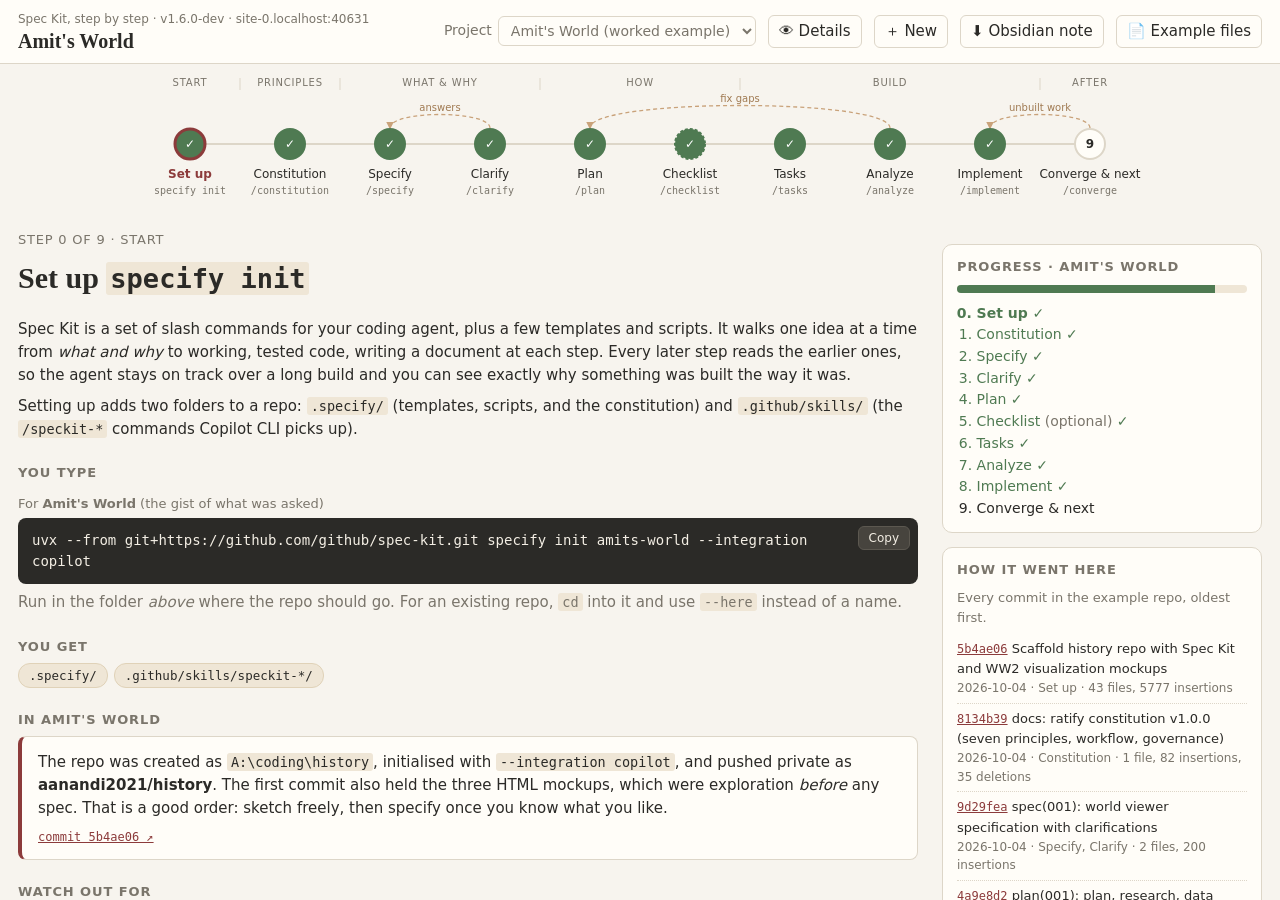
<file: index.html>
<!doctype html>
<html lang="en-CA">
<head>
  <meta charset="utf-8">
  <meta name="viewport" content="width=device-width, initial-scale=1">
  <meta http-equiv="refresh" content="0; url=docs/speckit/index.html">
  <title>Spec Kit, step by step</title>
</head>
<body>
  <p><a href="docs/speckit/index.html">Open Spec Kit, step by step</a></p>
</body>
</html>
</file>
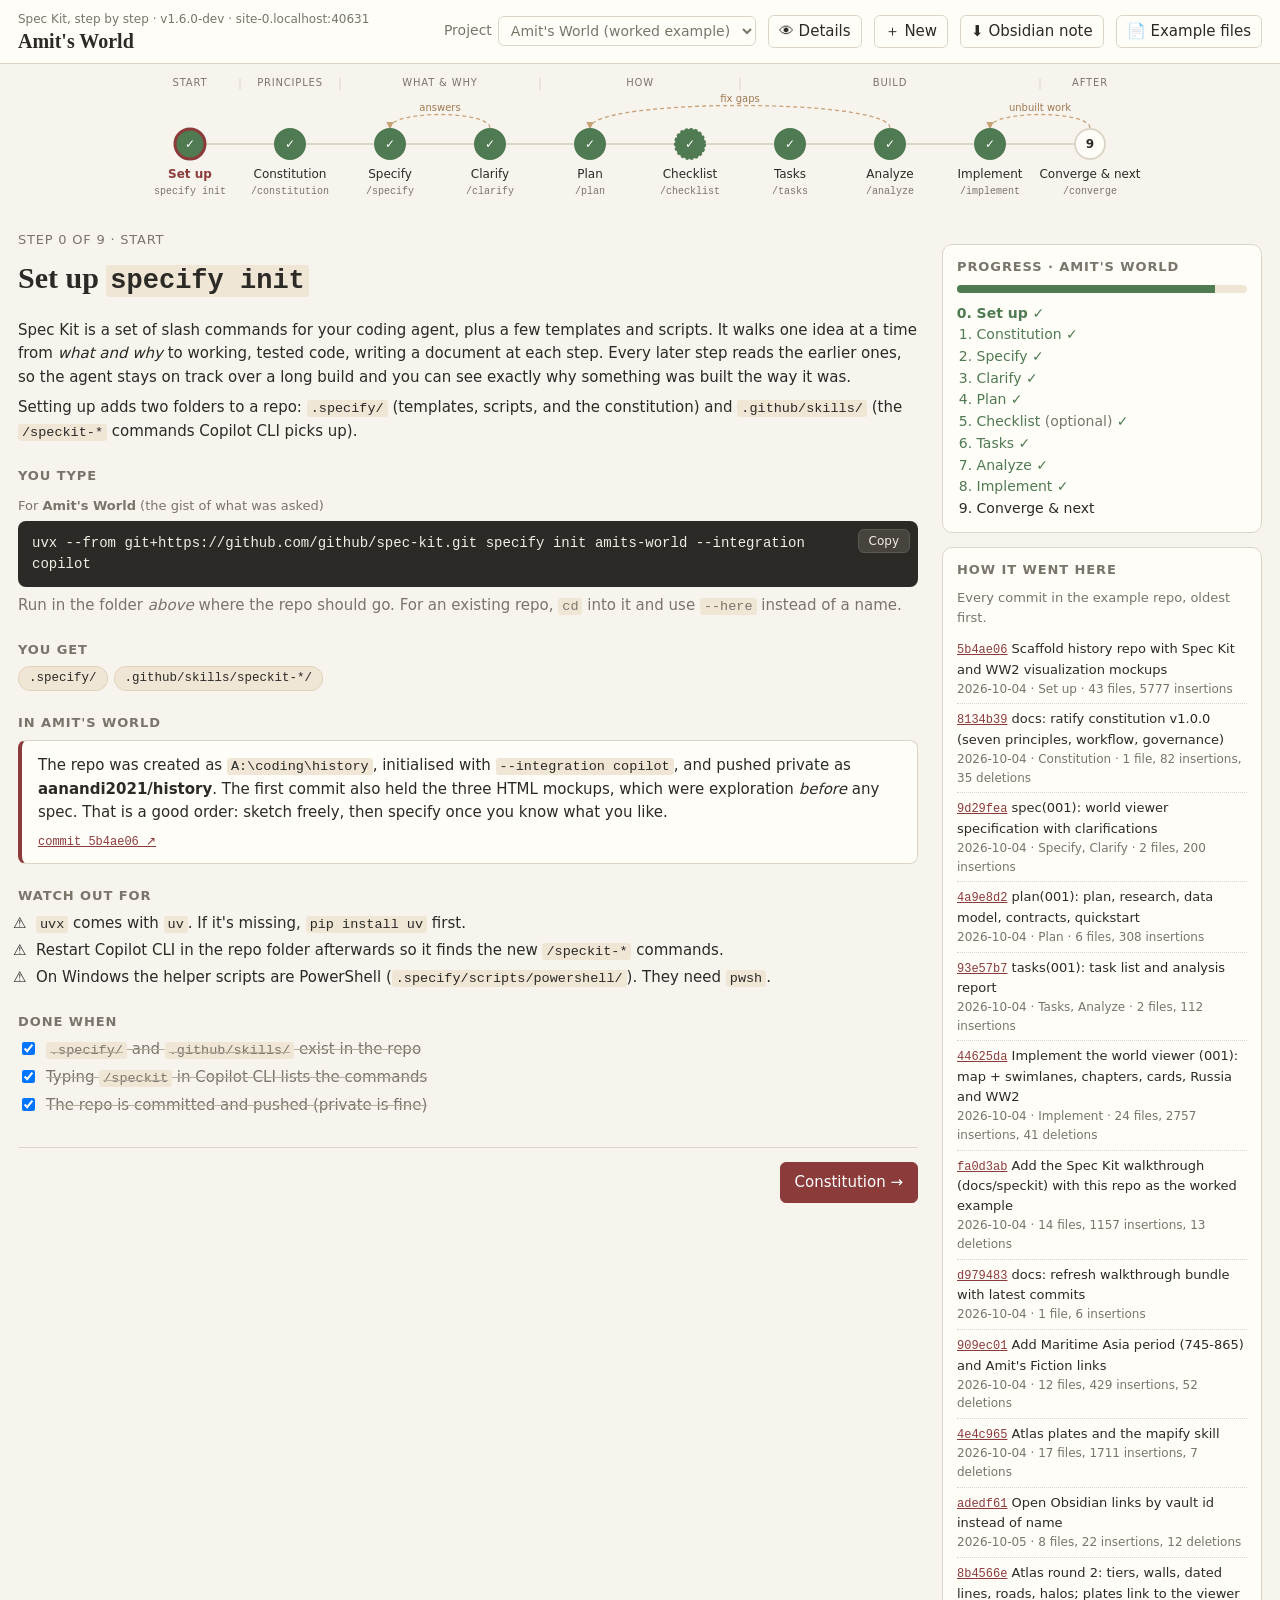
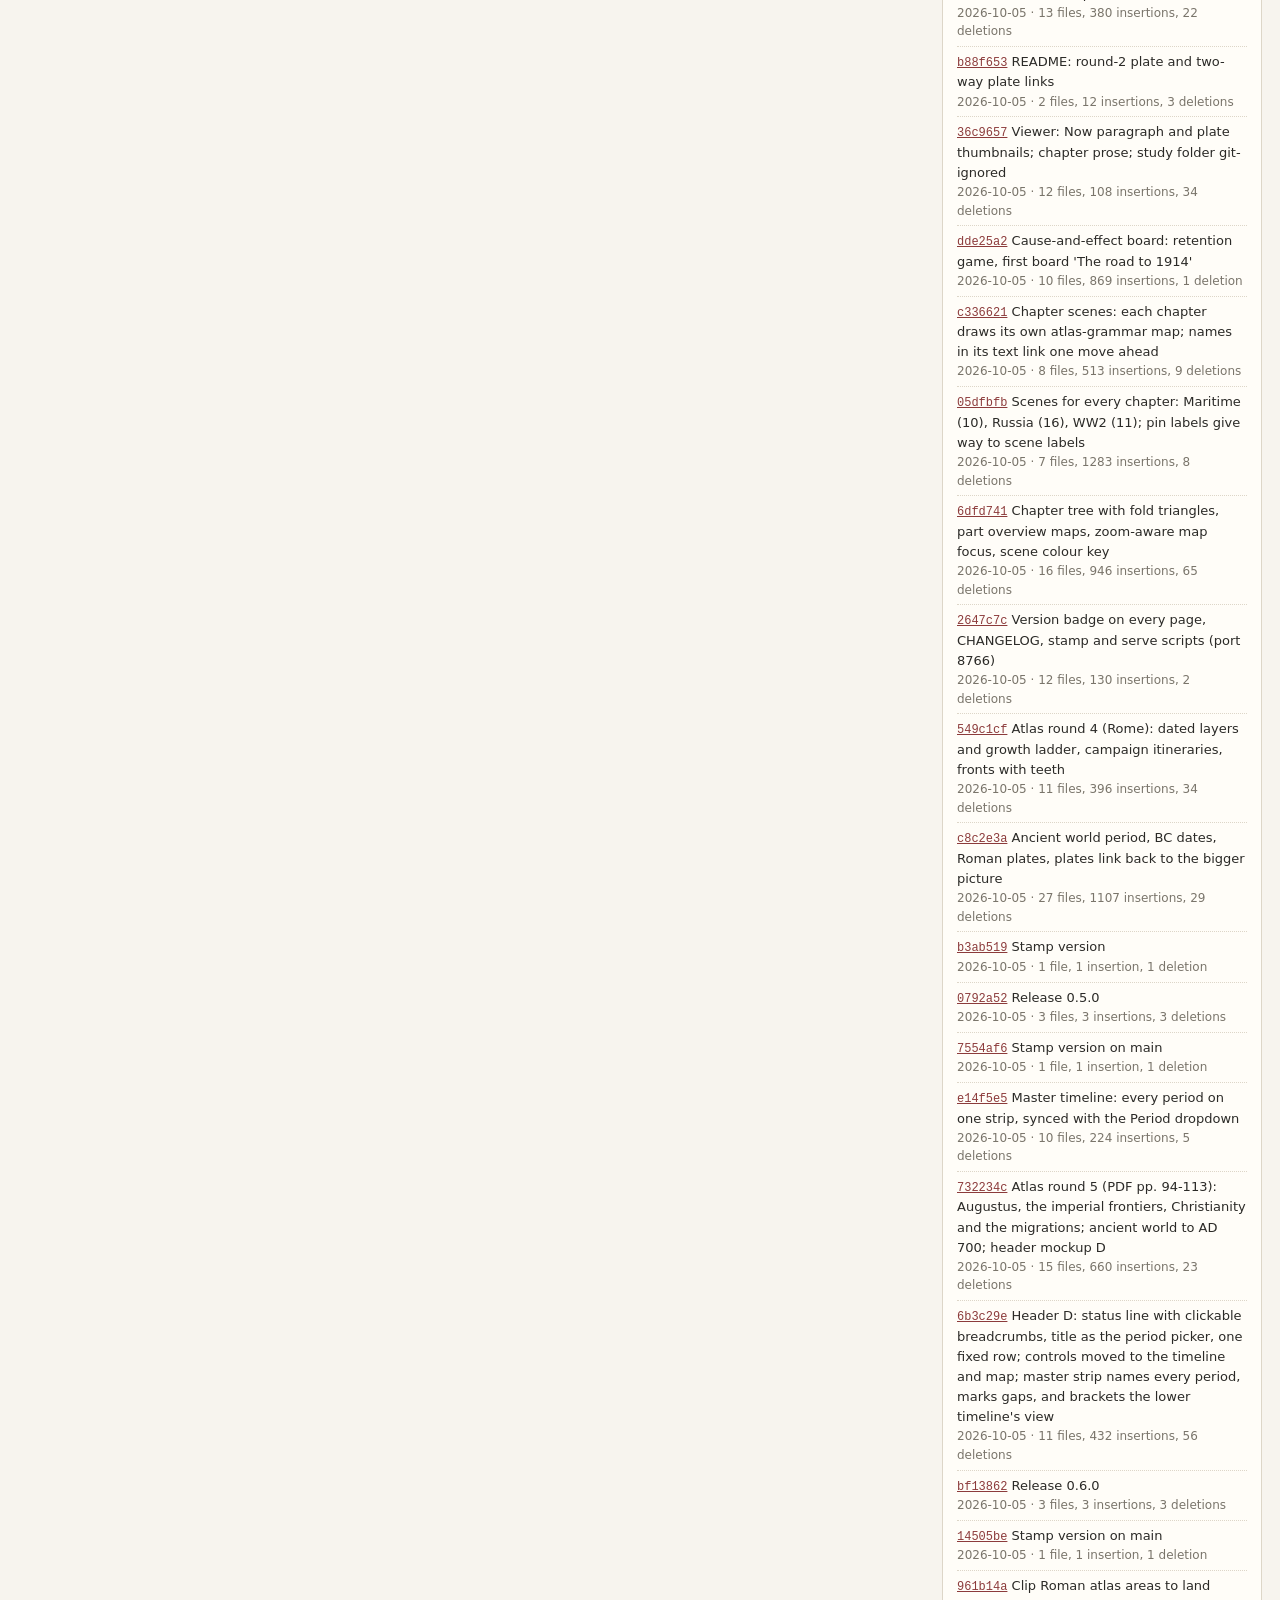
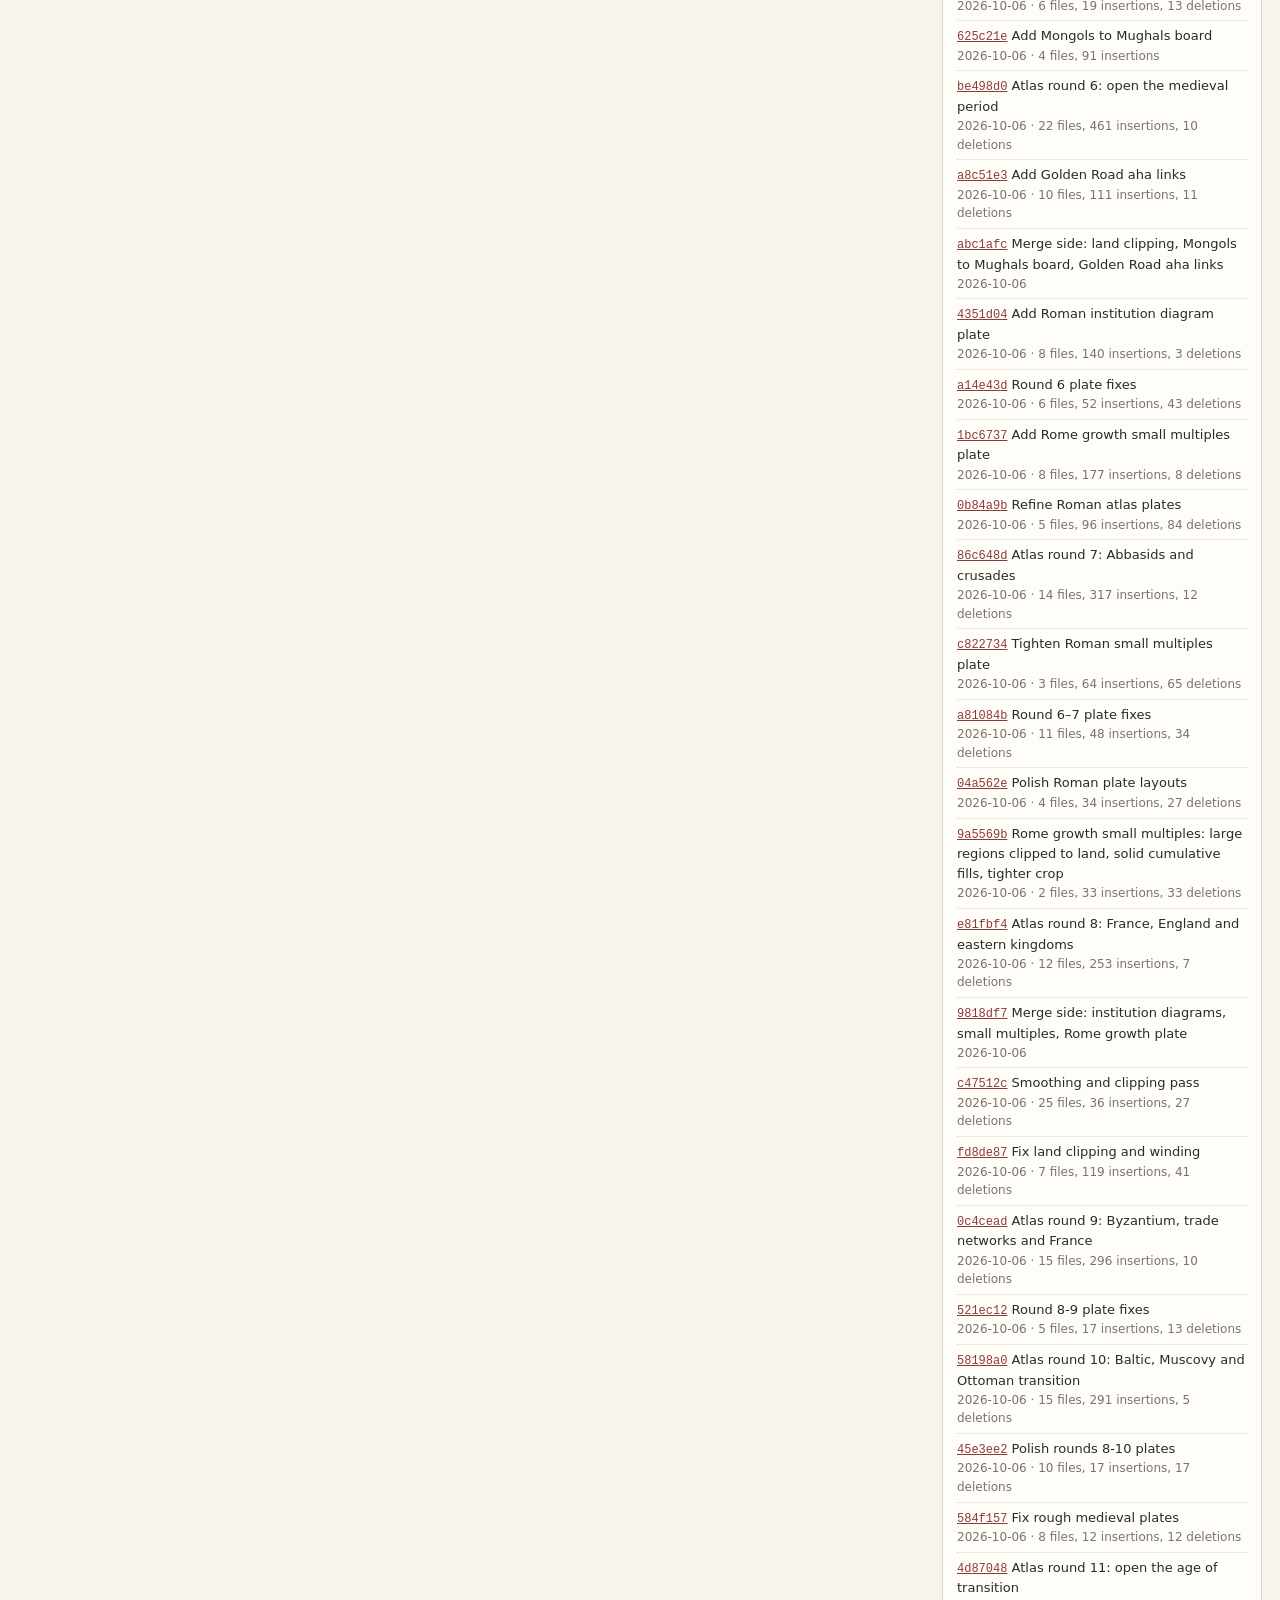
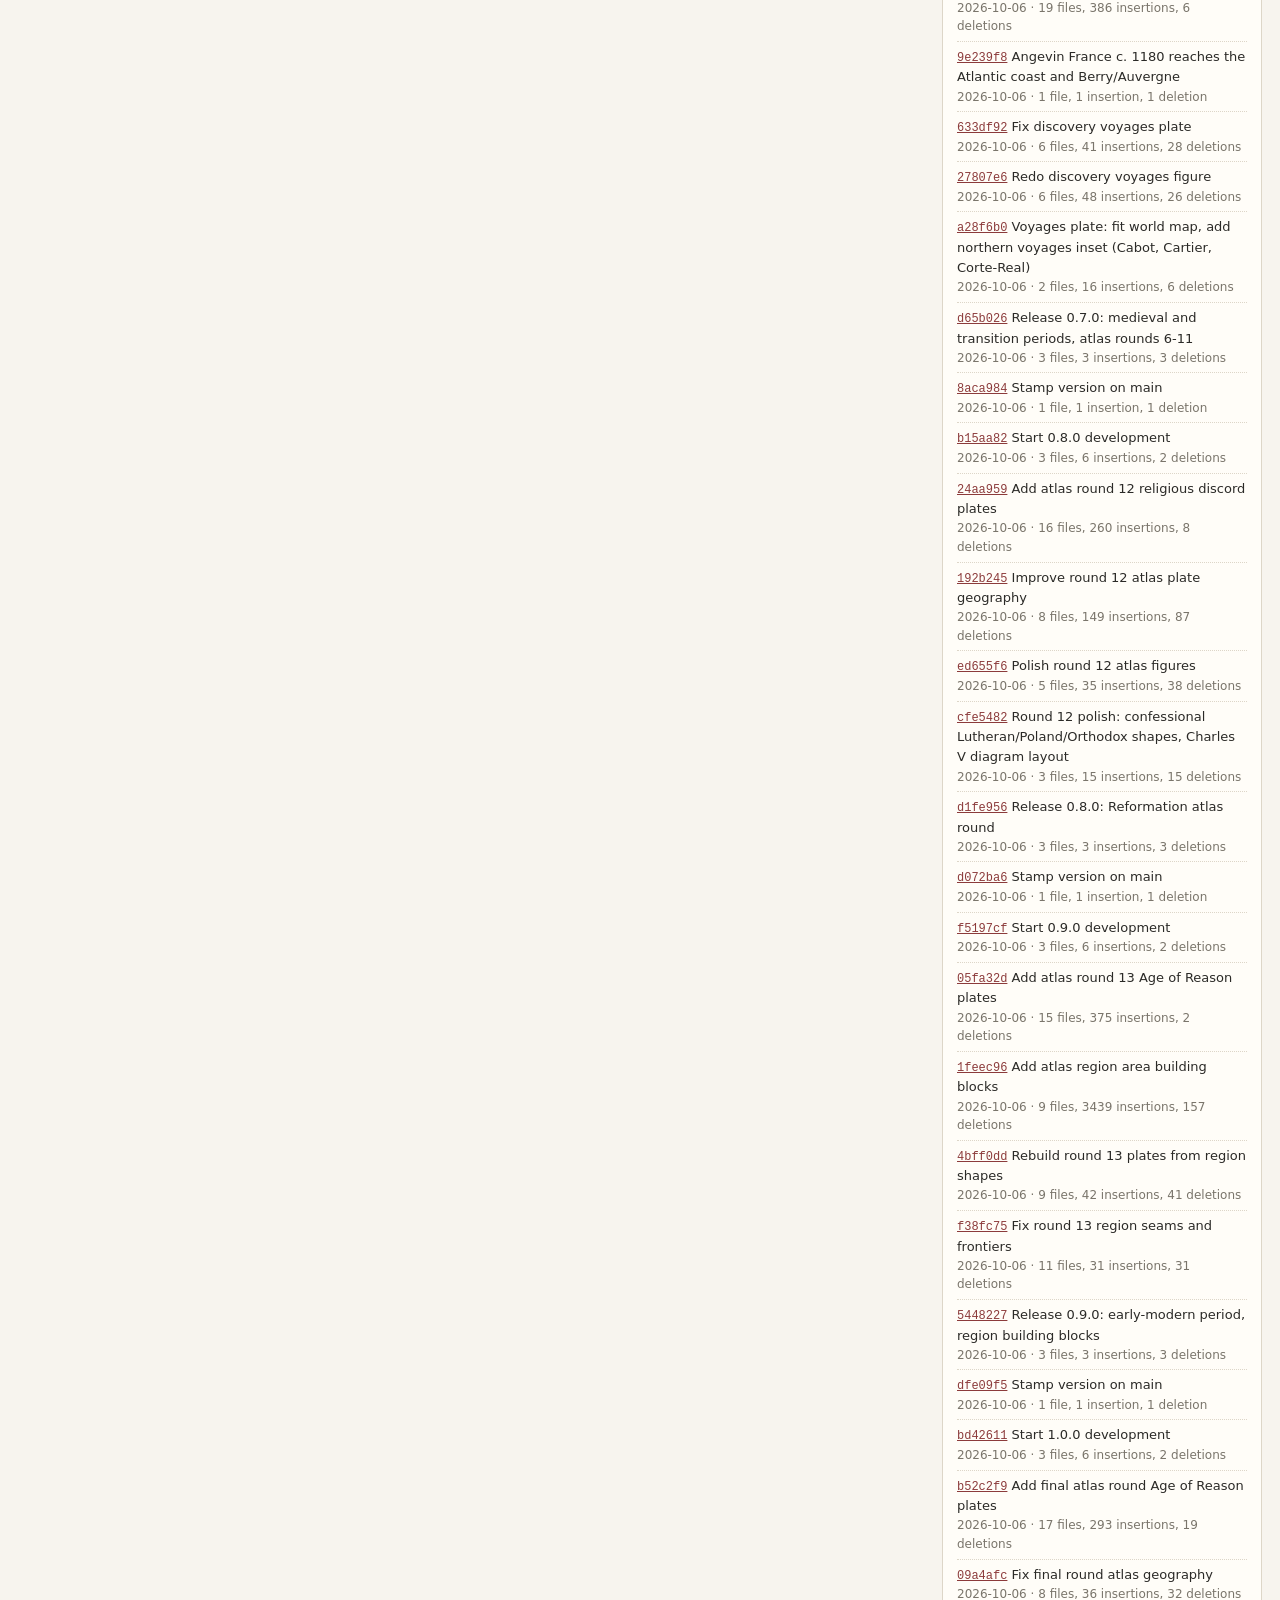
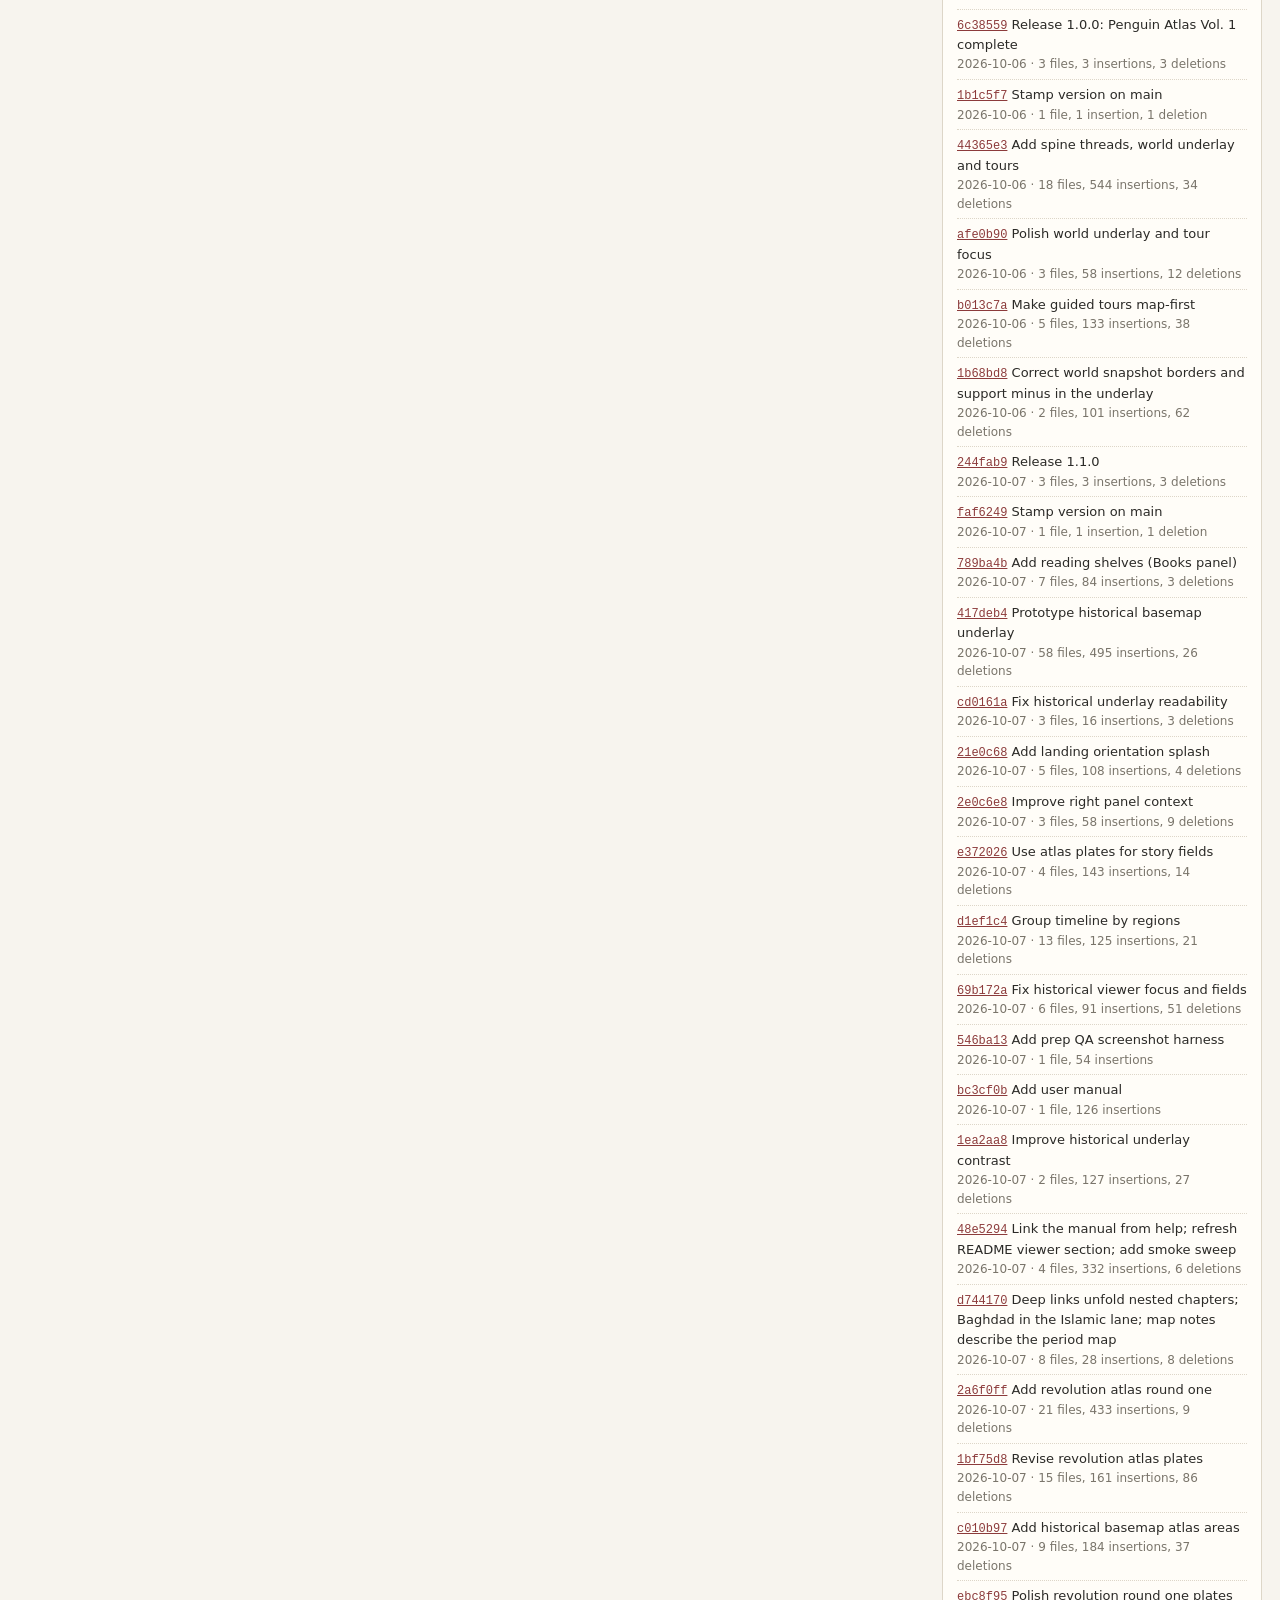
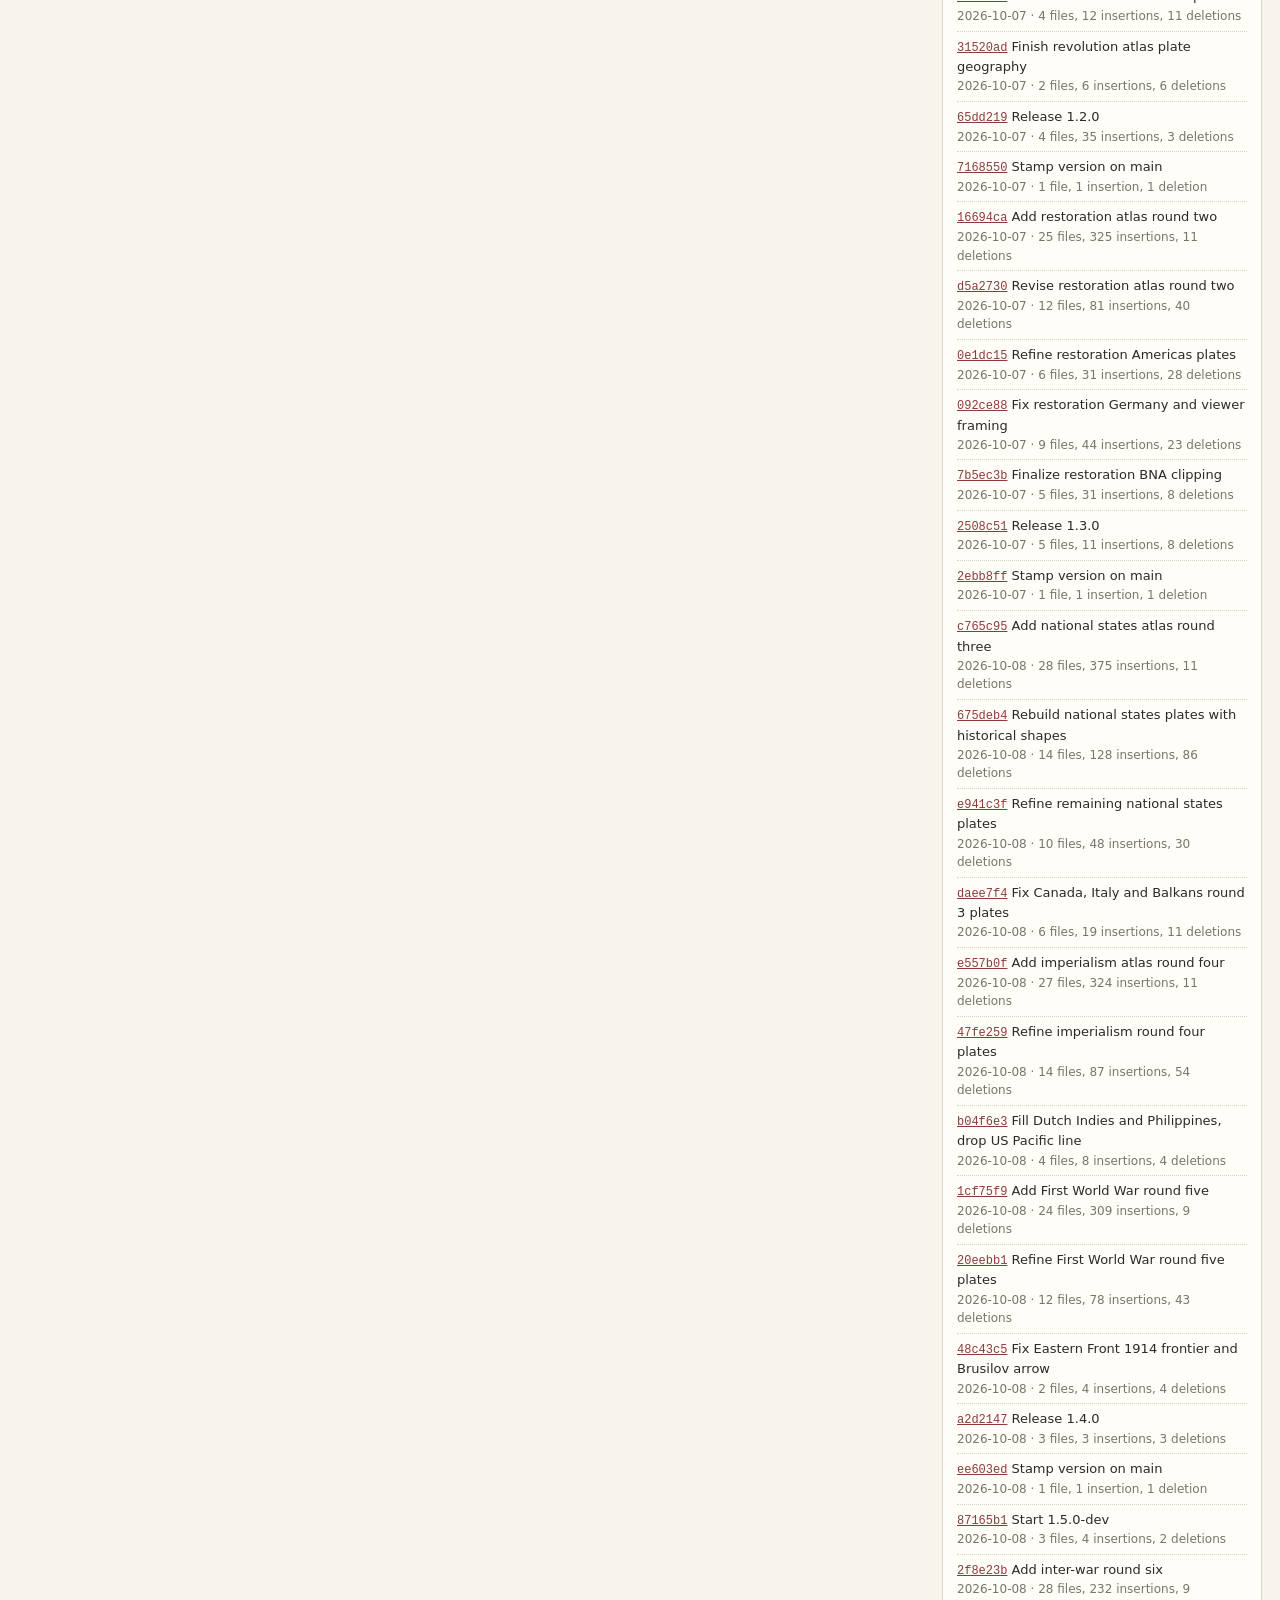
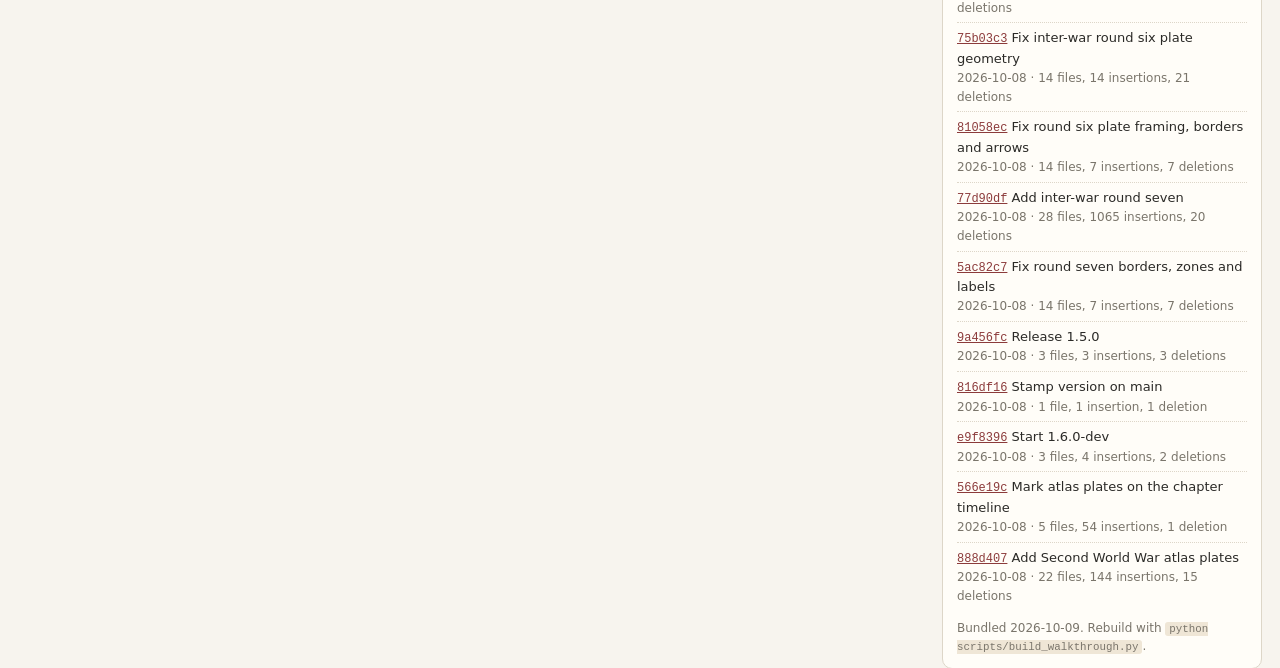
<file: docs/speckit/index.html>
<!doctype html>
<html lang="en-CA">
<head>
  <meta charset="utf-8">
  <meta name="viewport" content="width=device-width, initial-scale=1">
  <title>Spec Kit, step by step</title>
  <link rel="stylesheet" href="walkthrough.css">
</head>
<body>
  <header id="bar">
    <div class="brand">
      <span class="series">Spec Kit, step by step</span>
      <h1 id="proj-title">…</h1>
    </div>
    <label class="ctl">Project
      <select id="project" aria-label="Project"></select>
    </label>
    <button id="edit-project" title="Edit this project's details">✎ Details</button>
    <button id="new-project" title="Start a new project">＋ New</button>
    <button id="export" title="Download progress and prompts as a Markdown note for Obsidian">⬇ Obsidian note</button>
    <button id="artifacts-btn" title="Read this repo's real Spec Kit files">📄 Example files</button>
  </header>

  <nav id="flow" aria-label="Steps"><svg id="flow-svg" role="img" aria-label="Spec Kit flow"></svg></nav>

  <main id="main">
    <article id="step" aria-live="polite"></article>
    <aside id="side">
      <section id="progress"></section>
      <section id="history"></section>
    </aside>
  </main>

  <dialog id="details">
    <form method="dialog" id="details-form">
      <h2>Project details</h2>
      <p class="muted">These fill in the prompts at each step. Leave anything blank you haven't decided yet. Saved in this browser only.</p>
      <div id="fields"></div>
      <menu>
        <button value="cancel" formnovalidate>Cancel</button>
        <button id="delete-project" value="delete" class="danger" formnovalidate>Delete project</button>
        <button value="save" class="primary">Save</button>
      </menu>
    </form>
  </dialog>

  <dialog id="viewer">
    <div class="viewer-head">
      <select id="viewer-file" aria-label="File"></select>
      <a id="viewer-gh" target="_blank" rel="noopener">on GitHub ↗</a>
      <button id="viewer-close" aria-label="Close">×</button>
    </div>
    <div id="viewer-body" class="md"></div>
  </dialog>

  <div id="toast" role="status" hidden></div>

  <script src="../../app/version.js"></script>
  <script src="../../app/js/version-badge.js"></script>
  <script src="vendor/marked.umd.js"></script>
  <script src="artifacts.js"></script>
  <script src="steps.js"></script>
  <script src="walkthrough.js"></script>
</body>
</html>
</file>
<file: docs/speckit/walkthrough.css>
:root {
  --paper: #f7f4ee; --ink: #2b2a27; --muted: #7a756b; --line: #ddd6c8; --panel: #fffdf8;
  --accent: #8c3b3b; --done: #4f7a52; --soft: #efe6d6;
  --font: "Segoe UI", system-ui, -apple-system, sans-serif; --serif: Georgia, "Iowan Old Style", serif;
  --mono: "Cascadia Mono", Consolas, monospace;
}
* { box-sizing: border-box; }
html, body { margin: 0; background: var(--paper); color: var(--ink); font: 15px/1.55 var(--font); }
button, select, input, textarea { font: inherit; color: inherit; }
button { background: var(--panel); border: 1px solid var(--line); border-radius: 6px; padding: 4px 10px; cursor: pointer; }
button:hover { border-color: var(--muted); }
button.primary { background: var(--accent); color: #fff; border-color: var(--accent); }
button.danger { color: var(--accent); margin-right: auto; }
button:focus-visible, a:focus-visible, select:focus-visible, input:focus-visible, textarea:focus-visible { outline: 2px solid var(--accent); outline-offset: 1px; }
select, input, textarea { background: var(--panel); border: 1px solid var(--line); border-radius: 6px; padding: 5px 8px; }
a { color: var(--accent); }
.muted { color: var(--muted); }
code { font-family: var(--mono); font-size: .9em; background: var(--soft); padding: 1px 4px; border-radius: 3px; }

#bar { display: flex; flex-wrap: wrap; align-items: center; gap: 8px 12px; padding: 10px 18px; background: var(--panel); border-bottom: 1px solid var(--line); position: sticky; top: 0; z-index: 10; }
.brand { margin-right: auto; }
.brand .series { display: block; font-size: 12px; color: var(--muted); }
.brand h1 { margin: 0; font: 600 20px/1.2 var(--serif); }
.ctl { display: flex; gap: 6px; align-items: center; color: var(--muted); font-size: 14px; }

#flow { padding: 8px 18px 0; overflow-x: auto; }
#flow-svg { display: block; width: 100%; min-width: 900px; height: 150px; }
#flow-svg .phase { font-size: 10px; letter-spacing: .08em; text-transform: uppercase; fill: var(--muted); }
#flow-svg .node { cursor: pointer; }
#flow-svg .node circle { fill: var(--panel); stroke: var(--line); stroke-width: 2; }
#flow-svg .node.done circle { fill: var(--done); stroke: var(--done); }
#flow-svg .node.partial circle { stroke: var(--done); }
#flow-svg .node.current circle { stroke: var(--accent); stroke-width: 3; }
#flow-svg .node.optional circle { stroke-dasharray: 3 2; }
#flow-svg .node text.n { font-size: 12px; font-weight: 600; text-anchor: middle; fill: var(--ink); pointer-events: none; }
#flow-svg .node.done text.n { fill: #fff; }
#flow-svg .node text.t { font-size: 12px; text-anchor: middle; fill: var(--ink); }
#flow-svg .node.current text.t { font-weight: 700; fill: var(--accent); }
#flow-svg .node text.c { font-size: 10px; text-anchor: middle; fill: var(--muted); font-family: var(--mono); }
#flow-svg .node:hover circle { stroke: var(--accent); }
#flow-svg .edge { stroke: var(--line); stroke-width: 2; fill: none; }
#flow-svg .loop { stroke: #c9a27a; stroke-width: 1.3; fill: none; stroke-dasharray: 4 3; }
#flow-svg .loop-label { font-size: 10px; fill: #a07a52; }

#main { display: grid; grid-template-columns: minmax(0, 1fr) 320px; gap: 24px; max-width: 1280px; margin: 0 auto; padding: 8px 18px 60px; }
@media (max-width: 960px) { #main { grid-template-columns: 1fr; } }

#step h2 { font: 600 30px/1.2 var(--serif); margin: 10px 0 2px; }
#step .kicker { color: var(--muted); font-size: 13px; text-transform: uppercase; letter-spacing: .06em; }
#step .kicker .opt { color: #a07a52; margin-left: 6px; text-transform: none; letter-spacing: 0; }
#step section { margin-top: 22px; }
#step h3 { margin: 0 0 6px; font-size: 13px; text-transform: uppercase; letter-spacing: .07em; color: var(--muted); }
.md p { margin: .5em 0; }
.md ul, .md ol { padding-left: 1.3em; margin: .4em 0; }
.md li { margin: .2em 0; }
.cmd { position: relative; background: #2b2a27; color: #f3eee4; border-radius: 8px; padding: 12px 84px 12px 14px; font: 14px/1.5 var(--mono); white-space: pre-wrap; word-break: break-word; }
.cmd .ph { color: #f2b880; border-bottom: 1px dashed #f2b880; }
.cmd .copy { position: absolute; top: 8px; right: 8px; background: #47443e; color: #f3eee4; border-color: #5c5850; font: 12px var(--font); }
.cmd-label { font-size: 13px; color: var(--muted); margin: 10px 0 4px; }
.cmd-label button { font-size: 12px; padding: 1px 8px; margin-left: 6px; }
.chips { display: flex; flex-wrap: wrap; gap: 6px; }
.chip { font-family: var(--mono); font-size: 12.5px; background: var(--soft); border: 1px solid #e0d2b8; border-radius: 12px; padding: 2px 10px; }
.chip.link { cursor: pointer; }
.chip.link:hover { border-color: var(--accent); }
.example { background: var(--panel); border: 1px solid var(--line); border-left: 4px solid var(--accent); border-radius: 8px; padding: 6px 16px 12px; }
.example .actions { display: flex; gap: 8px; flex-wrap: wrap; margin-top: 8px; }
.commit { font-family: var(--mono); font-size: 12px; }
ul.pitfalls { padding-left: 1.2em; margin: 0; }
ul.pitfalls li::marker { content: "⚠  "; }
ul.done { list-style: none; padding: 0; margin: 0; }
ul.done li { margin: 4px 0; }
ul.done label { display: flex; gap: 8px; align-items: baseline; cursor: pointer; }
ul.done input { transform: translateY(1px); }
ul.done input:checked + span { color: var(--muted); text-decoration: line-through; text-decoration-color: #b5ad9d; }
.nav { display: flex; justify-content: space-between; gap: 10px; margin-top: 30px; border-top: 1px solid var(--line); padding-top: 14px; }
.nav button { padding: 8px 14px; }

#side section { background: var(--panel); border: 1px solid var(--line); border-radius: 10px; padding: 12px 14px; margin-top: 14px; }
#side h3 { margin: 0 0 8px; font-size: 13px; text-transform: uppercase; letter-spacing: .07em; color: var(--muted); }
.bar { height: 8px; background: var(--soft); border-radius: 4px; overflow: hidden; margin: 6px 0 10px; }
.bar i { display: block; height: 100%; background: var(--done); transition: width .3s; }
#progress ol { margin: 0; padding-left: 1.4em; font-size: 14px; }
#progress li { cursor: pointer; }
#progress li.done { color: var(--done); }
#progress li.current { font-weight: 700; }
#history ol { list-style: none; margin: 0; padding: 0; font-size: 13px; }
#history li { padding: 5px 0; border-bottom: 1px dotted var(--line); }
#history li:last-child { border: 0; }
#history .d { color: var(--muted); font-size: 12px; }

dialog { border: 1px solid var(--line); border-radius: 12px; background: var(--panel); color: var(--ink); padding: 0; box-shadow: 0 10px 40px rgba(0,0,0,.2); }
dialog::backdrop { background: rgba(43,42,39,.35); }
#details { width: min(640px, 94vw); }
#details form { padding: 18px 20px; }
#details h2 { margin: 0; font: 600 22px var(--serif); }
#fields label { display: block; margin: 10px 0; font-size: 14px; }
#fields label span { display: block; color: var(--muted); font-size: 12.5px; margin-bottom: 2px; }
#fields input, #fields textarea { width: 100%; }
#fields textarea { min-height: 54px; resize: vertical; }
#details menu { display: flex; gap: 8px; justify-content: flex-end; padding: 0; margin: 16px 0 0; }
#viewer { width: min(900px, 96vw); height: min(88vh, 1000px); }
#viewer[open] { display: flex; flex-direction: column; overflow: hidden; }
.viewer-head { display: flex; gap: 10px; align-items: center; padding: 10px 14px; border-bottom: 1px solid var(--line); }
.viewer-head select { max-width: 60%; }
#viewer-close { margin-left: auto; font-size: 18px; line-height: 1; }
#viewer-body { overflow: auto; padding: 4px 26px 30px; flex: 1; min-height: 0; }
#viewer-body h1, #viewer-body h2 { font-family: var(--serif); }
#viewer-body table { border-collapse: collapse; font-size: 13.5px; margin: 10px 0; }
#viewer-body th, #viewer-body td { border: 1px solid var(--line); padding: 4px 8px; vertical-align: top; }
#viewer-body pre { background: var(--soft); padding: 10px; border-radius: 6px; overflow: auto; font-size: 13px; }
#viewer-body pre code { background: none; padding: 0; }
#viewer-body .flash { animation: flash 1.6s ease-out; }
@keyframes flash { from { background: #f6dfb8; } to { background: transparent; } }
#toast { position: fixed; bottom: 18px; left: 50%; transform: translateX(-50%); background: var(--ink); color: #fff; padding: 8px 16px; border-radius: 20px; font-size: 14px; z-index: 50; }
@media print { #bar, #flow, #side, .nav, .copy { display: none !important; } #main { display: block; } }
</file>
